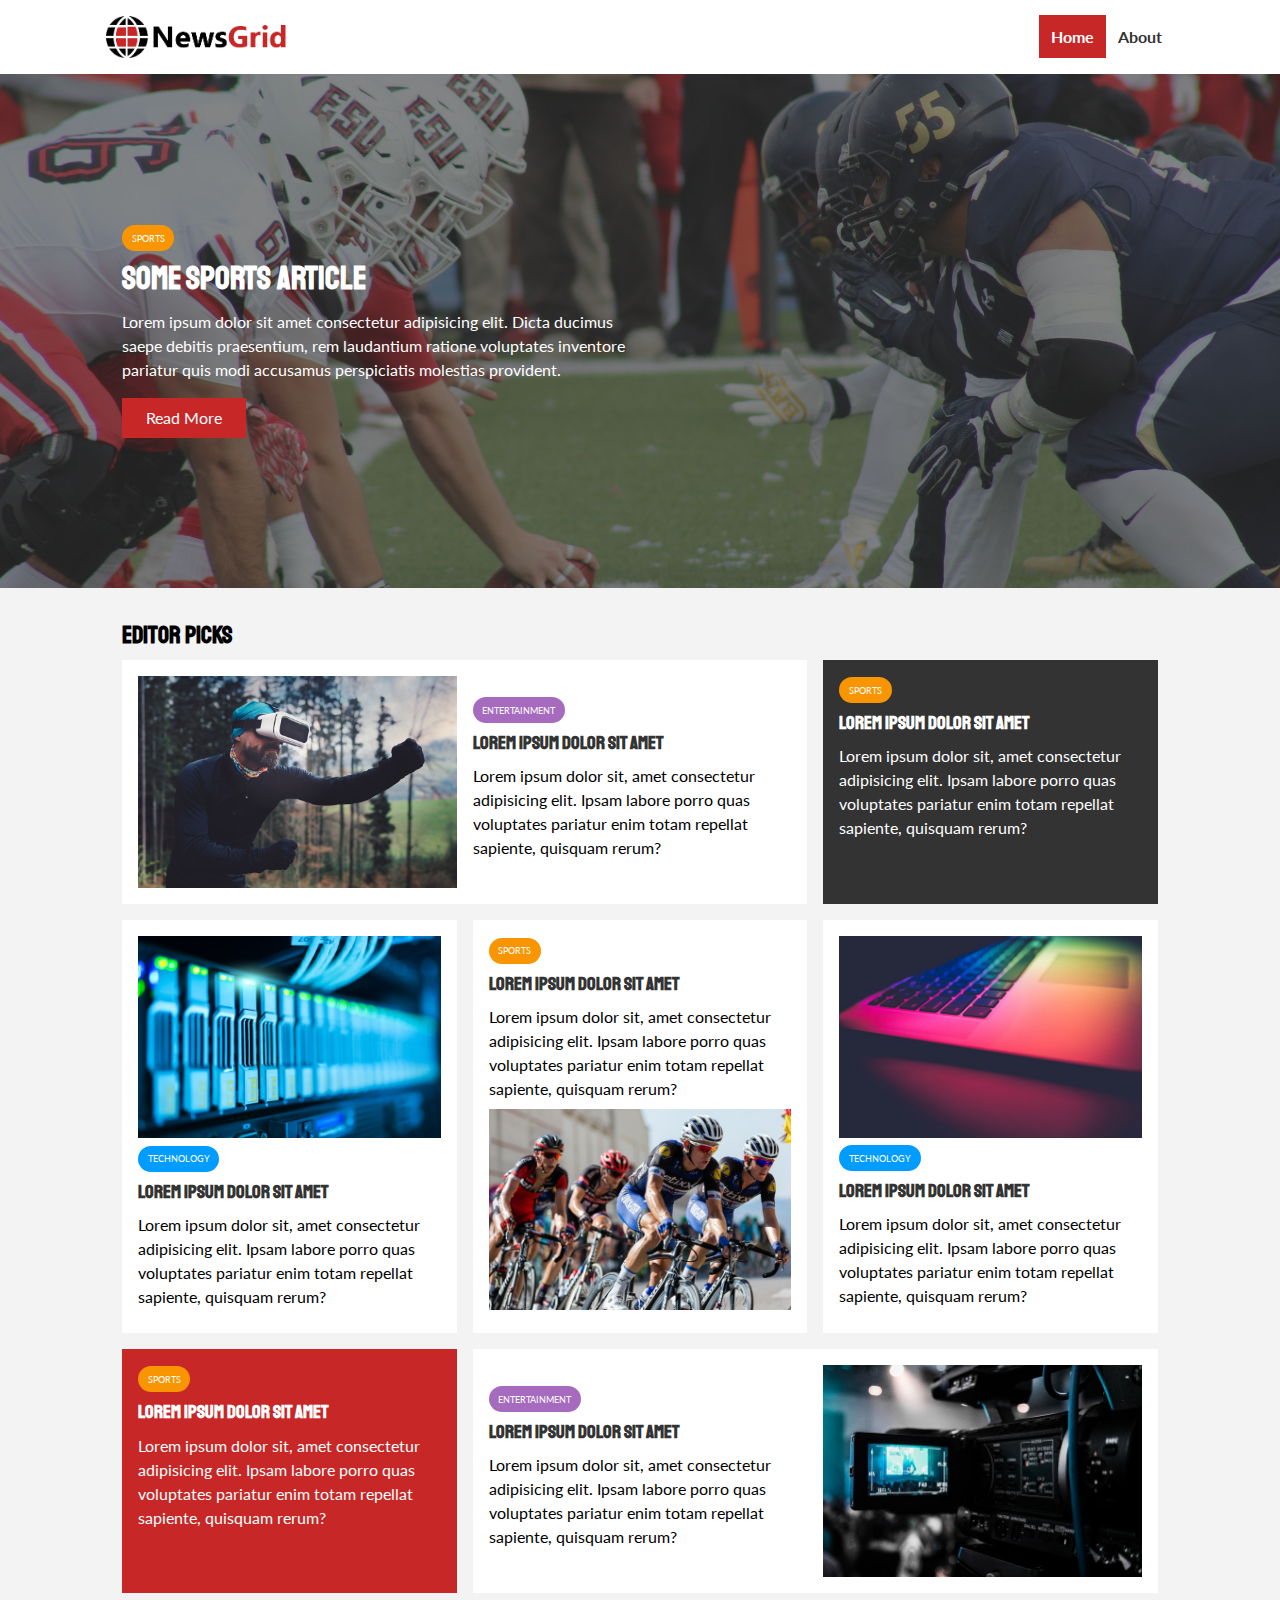
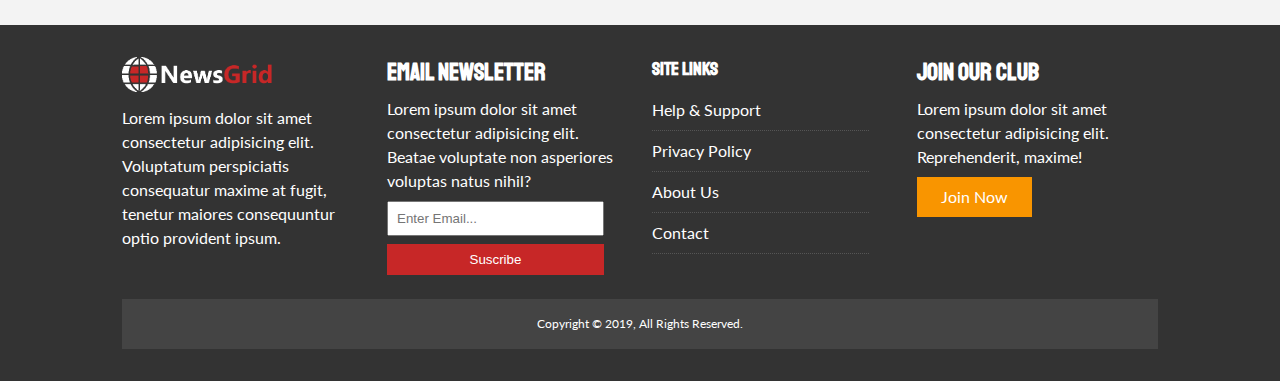
<file: index.html>
<!DOCTYPE html>
<html lang="en">

<head>
  <meta charset="UTF-8">
  <meta name="viewport" content="width=device-width, initial-scale=1.0">
  <meta http-equiv="X-UA-Compatible" content="ie=edge">
  <link rel="stylesheet" href="https://cdnjs.cloudflare.com/ajax/libs/font-awesome/5.9.0/css/all.css"
    integrity="sha256-PF6MatZtiJ8/c9O9HQ8uSUXr++R9KBYu4gbNG5511WE=" crossorigin="anonymous" />
  <link href="https://fonts.googleapis.com/css?family=Lato|Staatliches&display=swap" rel="stylesheet">
  <link rel="stylesheet" href="css/style.css">
  <link rel="stylesheet" media="screen and (max-width:768px)" href="css/mobile.css">
  <link rel="shortcut icon" href="favicon.ico" type="image/x-icon">
  <title>NewsGrid | Latest News</title>
</head>

<body>
  <nav id="main-nav">
    <div class="container">
      <img src="img/logo.png" alt="NewsGrid" class="logo">
      <div class="social">
        <a href="https://facebook.com" target="_blank"><i class="fab fa-facebook fa-2x"></i></a>
        <a href="https://twitter.com" target="_blank"><i class="fab fa-twitter fa-2x"></i></a>
        <a href="https://instagram.com" target="_blank"><i class="fab fa-instagram fa-2x"></i></a>
        <a href="https://youtube.com" target="_blank"><i class="fab fa-youtube fa-2x"></i></a>
      </div>
      <ul>
        <li><a class="current" href="index.html">Home</a></li>
        <li><a href="about.html">About</a></li>
      </ul>
    </div>
  </nav>

  <!-- Showcase -->
  <header id="showcase">
    <div class="container">
      <div class="showcase-container">
        <div class="showcase-content">
          <div class="category category-sports">Sports</div>
          <h1>Some Sports Article</h1>
          <p>Lorem ipsum dolor sit amet consectetur adipisicing elit. Dicta ducimus saepe debitis praesentium, rem
            laudantium ratione voluptates inventore pariatur quis modi accusamus perspiciatis molestias provident.</p>
          <a href="article.html" class="btn btn-primary">Read More</a>
        </div>
      </div>
  </header>
  <!-- Home Articles -->
  <section id="home-articles" class="py-2">
    <div class="container">
      <h2>Editor Picks</h2>
      <div class="articles-container">
        <article class="card">
          <img src="img/articles/ent1.jpg" alt="">
          <div>
            <div class="category category-ent">Entertainment</div>
            <h3><a href="article.html">Lorem ipsum dolor sit amet</a></h3>
            <p>Lorem ipsum dolor sit, amet consectetur adipisicing elit. Ipsam labore porro quas voluptates pariatur
              enim totam repellat sapiente, quisquam rerum?</p>
          </div>
        </article>
        <article class="card bg-dark">
          <div class="category category-sports">Sports</div>
          <h3><a href="article.html">Lorem ipsum dolor sit amet</a></h3>
          <p>Lorem ipsum dolor sit, amet consectetur adipisicing elit. Ipsam labore porro quas voluptates pariatur
            enim totam repellat sapiente, quisquam rerum?</p>
        </article>
        <article class="card">
          <img src="img/articles/tech1.jpg" alt="">
          <div class="category category-tech">Technology</div>
          <h3><a href="article.html">Lorem ipsum dolor sit amet</a></h3>
          <p>Lorem ipsum dolor sit, amet consectetur adipisicing elit. Ipsam labore porro quas voluptates pariatur
            enim totam repellat sapiente, quisquam rerum?</p>
        </article>
        <article class="card">
          <div class="category category-sports">Sports</div>
          <h3><a href="article.html">Lorem ipsum dolor sit amet</a></h3>
          <p>Lorem ipsum dolor sit, amet consectetur adipisicing elit. Ipsam labore porro quas voluptates pariatur
            enim totam repellat sapiente, quisquam rerum?</p>
          <img src="img/articles/sports1.jpg" alt="">
        </article>
        <article class="card">
          <img src="img/articles/tech2.jpg" alt="">
          <div class="category category-tech">Technology</div>
          <h3><a href="article.html">Lorem ipsum dolor sit amet</a></h3>
          <p>Lorem ipsum dolor sit, amet consectetur adipisicing elit. Ipsam labore porro quas voluptates pariatur
            enim totam repellat sapiente, quisquam rerum?</p>
        </article>
        <article class="card bg-primary">
          <div class="category category-sports">Sports</div>
          <h3><a href="article.html">Lorem ipsum dolor sit amet</a></h3>
          <p>Lorem ipsum dolor sit, amet consectetur adipisicing elit. Ipsam labore porro quas voluptates pariatur
            enim totam repellat sapiente, quisquam rerum?</p>
        </article>
        <article class="card">
          <div>
            <div class="category category-ent">Entertainment</div>
            <h3><a href="article.html">Lorem ipsum dolor sit amet</a></h3>
            <p>Lorem ipsum dolor sit, amet consectetur adipisicing elit. Ipsam labore porro quas voluptates pariatur
              enim totam repellat sapiente, quisquam rerum?</p>
          </div>
          <img src="img/articles/ent2.jpg" alt="">
        </article>
      </div>
    </div>
  </section>

  <!--Footer  -->
  <footer id="main-footer" class="py-2">
    <div class="container footer-container">
      <div>
        <img src="img/logo_light.png" alt="NewsGrid">
        <p>Lorem ipsum dolor sit amet consectetur adipisicing elit. Voluptatum perspiciatis consequatur maxime at fugit, tenetur maiores consequuntur optio provident ipsum.</p>
      </div>
      <div>
        <h2>Email Newsletter</h2>
        <p>Lorem ipsum dolor sit amet consectetur adipisicing elit. Beatae voluptate non asperiores voluptas natus nihil?</p>
        <form name="contact" method="POST" data-netlify="true">
          <input type="email" name="email"placeholder="Enter Email...">
          <input type="submit" value="Suscribe" class="btn btn-primary">
        </form>
      </div>
      <div>
        <h3>Site Links</h3>
        <ul class="list">
          <li><a href="#">Help & Support</a></li>
          <li><a href="#">Privacy Policy</a></li>
          <li><a href="#">About Us</a></li>
          <li><a href="#">Contact</a></li>
        </ul>
      </div>
      <div>
        <h2>Join Our Club</h2>
        <p>Lorem ipsum dolor sit amet consectetur adipisicing elit. Reprehenderit, maxime!</p>
        <a href="#" class="btn btn-secondary">Join Now</a>
      </div>
      <div>
        <p>
          Copyright &copy; 2019, All Rights Reserved.
        </p>
      </div>
    </div>
  </footer>
</body>

</html>
</file>
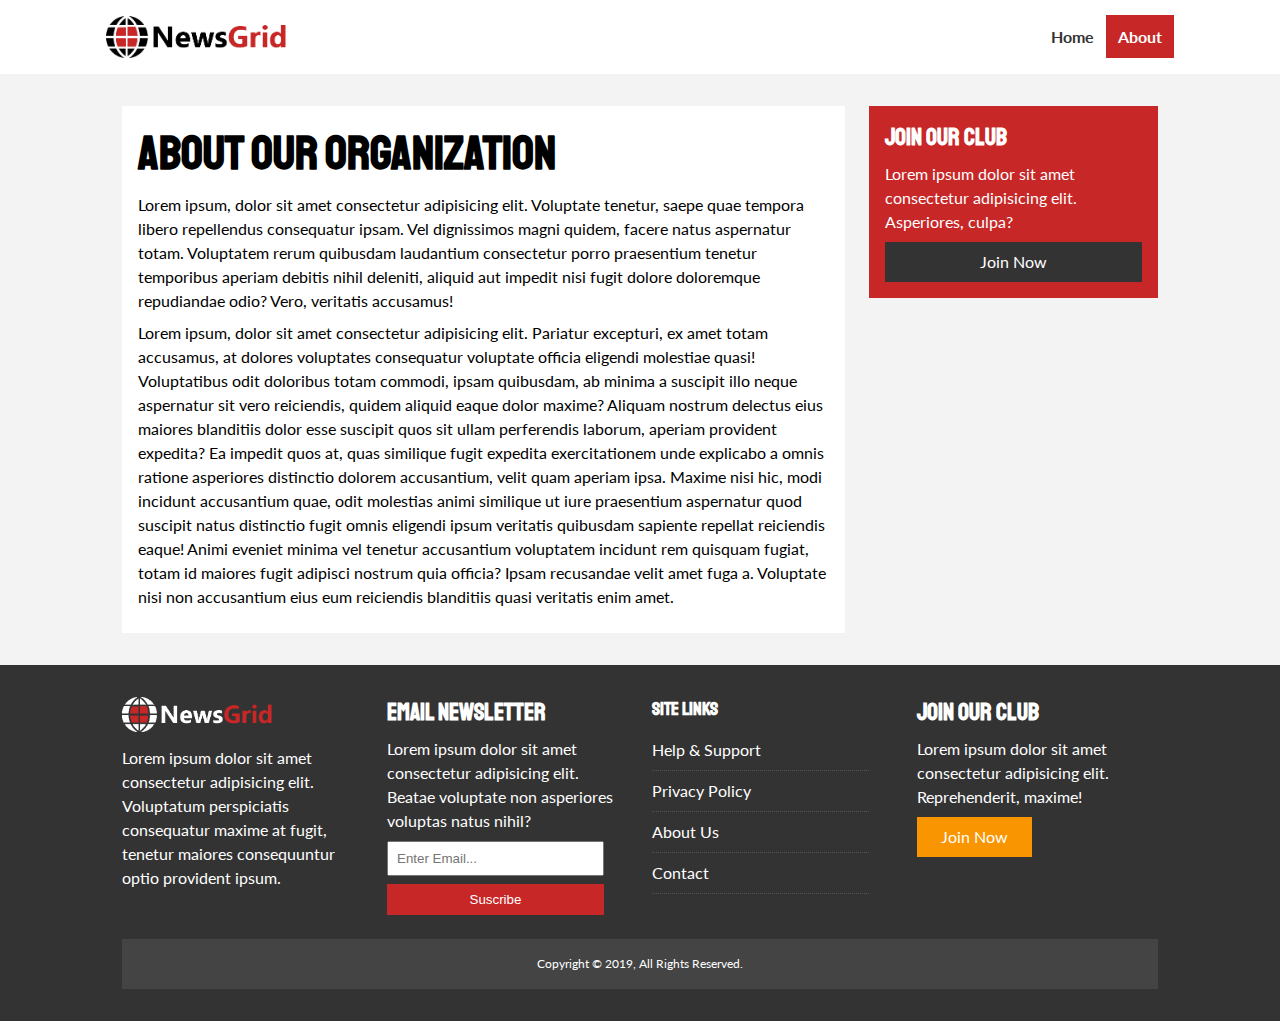
<file: about.html>
<!DOCTYPE html>
<html lang="en">

<head>
  <meta charset="UTF-8">
  <meta name="viewport" content="width=device-width, initial-scale=1.0">
  <meta http-equiv="X-UA-Compatible" content="ie=edge">
  <link rel="stylesheet" href="https://cdnjs.cloudflare.com/ajax/libs/font-awesome/5.9.0/css/all.css"
    integrity="sha256-PF6MatZtiJ8/c9O9HQ8uSUXr++R9KBYu4gbNG5511WE=" crossorigin="anonymous" />
  <link href="https://fonts.googleapis.com/css?family=Lato|Staatliches&display=swap" rel="stylesheet">
  <link rel="stylesheet" href="css/style.css">
  <link rel="stylesheet" media="screen and (max-width:768px)" href="css/mobile.css">
  <link rel="shortcut icon" href="favicon.ico" type="image/x-icon">
  <title>NewsGrid | About</title>
</head>

<body>
  <nav id="main-nav">
    <div class="container">
      <img src="img/logo.png" alt="NewsGrid" class="logo">
      <div class="social">
        <a href="https://facebook.com" target="_blank"><i class="fab fa-facebook fa-2x"></i></a>
        <a href="https://twitter.com" target="_blank"><i class="fab fa-twitter fa-2x"></i></a>
        <a href="https://instagram.com" target="_blank"><i class="fab fa-instagram fa-2x"></i></a>
        <a href="https://youtube.com" target="_blank"><i class="fab fa-youtube fa-2x"></i></a>
      </div>
      <ul>
        <li><a href="index.html">Home</a></li>
        <li><a class="current" href="about.html">About</a></li>
      </ul>
    </div>
  </nav>
  <section id="about">
    <div class="container">
      <div class="page-container">
        <article class="card">
          <h1 class="l-heading">About Our Organization</h1>
          <p>Lorem ipsum, dolor sit amet consectetur adipisicing elit. Voluptate tenetur, saepe quae tempora libero repellendus consequatur ipsam. Vel dignissimos magni quidem, facere natus aspernatur totam. Voluptatem rerum quibusdam laudantium consectetur porro praesentium tenetur temporibus aperiam debitis nihil deleniti, aliquid aut impedit nisi fugit dolore doloremque repudiandae odio? Vero, veritatis accusamus!</p>
          <p>Lorem ipsum, dolor sit amet consectetur adipisicing elit. Pariatur excepturi, ex amet totam accusamus, at dolores voluptates consequatur voluptate officia eligendi molestiae quasi! Voluptatibus odit doloribus totam commodi, ipsam quibusdam, ab minima a suscipit illo neque aspernatur sit vero reiciendis, quidem aliquid eaque dolor maxime? Aliquam nostrum delectus eius maiores blanditiis dolor esse suscipit quos sit ullam perferendis laborum, aperiam provident expedita? Ea impedit quos at, quas similique fugit expedita exercitationem unde explicabo a omnis ratione asperiores distinctio dolorem accusantium, velit quam aperiam ipsa. Maxime nisi hic, modi incidunt accusantium quae, odit molestias animi similique ut iure praesentium aspernatur quod suscipit natus distinctio fugit omnis eligendi ipsum veritatis quibusdam sapiente repellat reiciendis eaque! Animi eveniet minima vel tenetur accusantium voluptatem incidunt rem quisquam fugiat, totam id maiores fugit adipisci nostrum quia officia? Ipsam recusandae velit amet fuga a. Voluptate nisi non accusantium eius eum reiciendis blanditiis quasi veritatis enim amet.</p>
        </article>
        <aside class="card bg-primary">
          <h2>Join Our Club</h2>
          <p>Lorem ipsum dolor sit amet consectetur adipisicing elit. Asperiores, culpa?</p>
          <a href="#" class="btn btn-dark btn-block">Join Now</a>
        </aside>
      </div>
    </div>
  </section>

  <!--Footer  -->
  <footer id="main-footer" class="py-2">
    <div class="container footer-container">
      <div>
        <img src="img/logo_light.png" alt="NewsGrid">
        <p>Lorem ipsum dolor sit amet consectetur adipisicing elit. Voluptatum perspiciatis consequatur maxime at fugit, tenetur maiores consequuntur optio provident ipsum.</p>
      </div>
      <div>
        <h2>Email Newsletter</h2>
        <p>Lorem ipsum dolor sit amet consectetur adipisicing elit. Beatae voluptate non asperiores voluptas natus nihil?</p>
        <form name="contact" method="POST" data-netlify="true">
          <input type="email" name="email"placeholder="Enter Email...">
          <input type="submit" value="Suscribe" class="btn btn-primary">
        </form>
      </div>
      <div>
        <h3>Site Links</h3>
        <ul class="list">
          <li><a href="#">Help & Support</a></li>
          <li><a href="#">Privacy Policy</a></li>
          <li><a href="#">About Us</a></li>
          <li><a href="#">Contact</a></li>
        </ul>
      </div>
      <div>
        <h2>Join Our Club</h2>
        <p>Lorem ipsum dolor sit amet consectetur adipisicing elit. Reprehenderit, maxime!</p>
        <a href="#" class="btn btn-secondary">Join Now</a>
      </div>
      <div>
        <p>
          Copyright &copy; 2019, All Rights Reserved.
        </p>
      </div>
    </div>
  </footer>
</body>

</html>
</file>
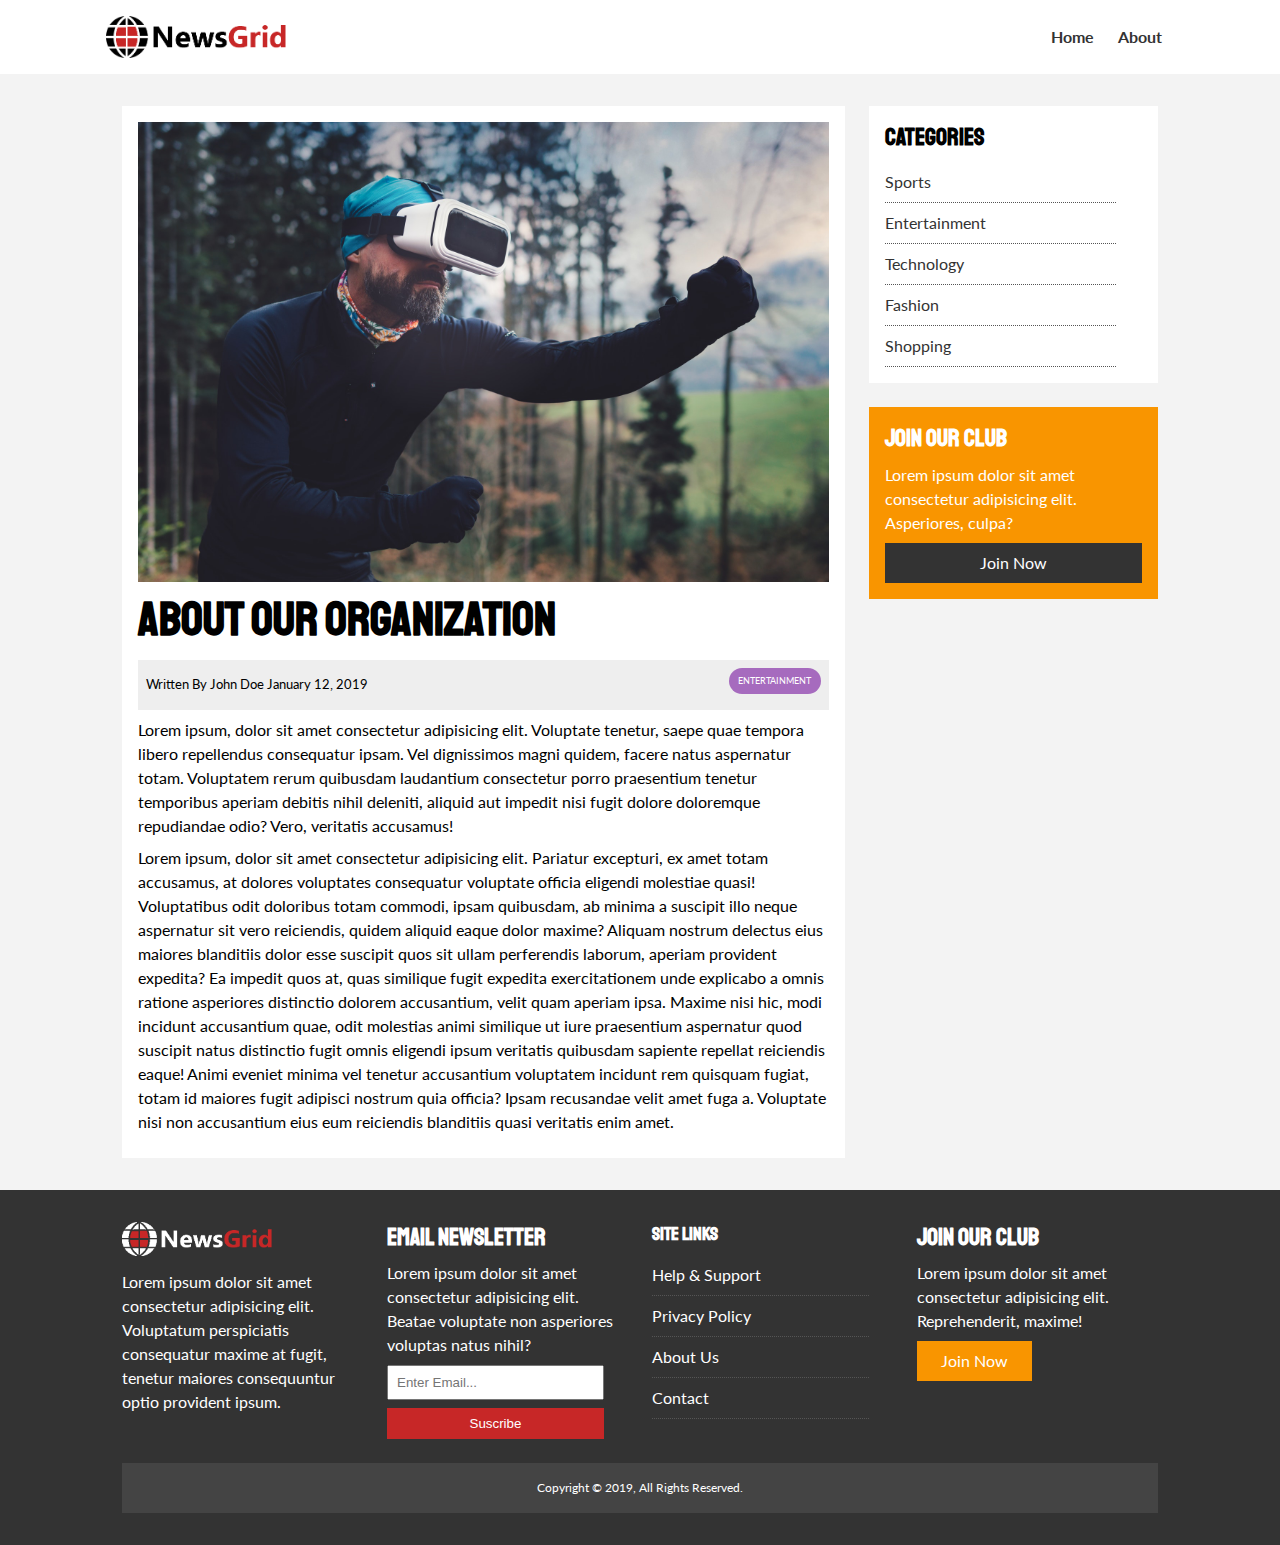
<file: article.html>
<!DOCTYPE html>
<html lang="en">

<head>
  <meta charset="UTF-8">
  <meta name="viewport" content="width=device-width, initial-scale=1.0">
  <meta http-equiv="X-UA-Compatible" content="ie=edge">
  <link rel="stylesheet" href="https://cdnjs.cloudflare.com/ajax/libs/font-awesome/5.9.0/css/all.css"
    integrity="sha256-PF6MatZtiJ8/c9O9HQ8uSUXr++R9KBYu4gbNG5511WE=" crossorigin="anonymous" />
  <link href="https://fonts.googleapis.com/css?family=Lato|Staatliches&display=swap" rel="stylesheet">
  <link rel="stylesheet" href="css/style.css">
  <link rel="stylesheet" media="screen and (max-width:768px)" href="css/mobile.css">
  <link rel="shortcut icon" href="favicon.ico" type="image/x-icon">
  <title>NewsGrid | Latest News </title>
</head>

<body>
  <nav id="main-nav">
    <div class="container">
      <img src="img/logo.png" alt="NewsGrid" class="logo">
      <div class="social">
        <a href="https://facebook.com" target="_blank"><i class="fab fa-facebook fa-2x"></i></a>
        <a href="https://twitter.com" target="_blank"><i class="fab fa-twitter fa-2x"></i></a>
        <a href="https://instagram.com" target="_blank"><i class="fab fa-instagram fa-2x"></i></a>
        <a href="https://youtube.com" target="_blank"><i class="fab fa-youtube fa-2x"></i></a>
      </div>
      <ul>
        <li><a href="index.html">Home</a></li>
        <li><a href="about.html">About</a></li>
      </ul>
    </div>
  </nav>
  <section id="article">
    <div class="container">
      <div class="page-container">
        <article class="card">
          <img src="img/articles/ent1.jpg" alt="">
          <h1 class="l-heading">About Our Organization</h1>
          <div class="meta">
            <small>
              <i class="fas fa-user"></i> Written By John Doe January 12, 2019
            </small>
            <div class="category category-ent">Entertainment</div>
          </div>
          <p>Lorem ipsum, dolor sit amet consectetur adipisicing elit. Voluptate tenetur, saepe quae tempora libero repellendus consequatur ipsam. Vel dignissimos magni quidem, facere natus aspernatur totam. Voluptatem rerum quibusdam laudantium consectetur porro praesentium tenetur temporibus aperiam debitis nihil deleniti, aliquid aut impedit nisi fugit dolore doloremque repudiandae odio? Vero, veritatis accusamus!</p>
          <p>Lorem ipsum, dolor sit amet consectetur adipisicing elit. Pariatur excepturi, ex amet totam accusamus, at dolores voluptates consequatur voluptate officia eligendi molestiae quasi! Voluptatibus odit doloribus totam commodi, ipsam quibusdam, ab minima a suscipit illo neque aspernatur sit vero reiciendis, quidem aliquid eaque dolor maxime? Aliquam nostrum delectus eius maiores blanditiis dolor esse suscipit quos sit ullam perferendis laborum, aperiam provident expedita? Ea impedit quos at, quas similique fugit expedita exercitationem unde explicabo a omnis ratione asperiores distinctio dolorem accusantium, velit quam aperiam ipsa. Maxime nisi hic, modi incidunt accusantium quae, odit molestias animi similique ut iure praesentium aspernatur quod suscipit natus distinctio fugit omnis eligendi ipsum veritatis quibusdam sapiente repellat reiciendis eaque! Animi eveniet minima vel tenetur accusantium voluptatem incidunt rem quisquam fugiat, totam id maiores fugit adipisci nostrum quia officia? Ipsam recusandae velit amet fuga a. Voluptate nisi non accusantium eius eum reiciendis blanditiis quasi veritatis enim amet.</p>
        </article>
        <aside id="categories" class="card">
          <h2>Categories</h2>
          <ul class="list">
            <li><a href="#"><i class="fas fa-chevron-right"></i>Sports</a></li>
            <li><a href="#"><i class="fas fa-chevron-right"></i>Entertainment</a></li>
            <li><a href="#"><i class="fas fa-chevron-right"></i>Technology</a></li>
            <li><a href="#"><i class="fas fa-chevron-right"></i>Fashion</a></li>
            <li><a href="#"><i class="fas fa-chevron-right"></i>Shopping</a></li>
          </ul>
        </aside>

        <aside class="card bg-secondary">
          <h2>Join Our Club</h2>
          <p>Lorem ipsum dolor sit amet consectetur adipisicing elit. Asperiores, culpa?</p>
          <a href="#" class="btn btn-dark btn-block">Join Now</a>
        </aside>
      </div>
    </div>
  </section>

  <!--Footer  -->
  <footer id="main-footer" class="py-2">
    <div class="container footer-container">
      <div>
        <img src="img/logo_light.png" alt="NewsGrid">
        <p>Lorem ipsum dolor sit amet consectetur adipisicing elit. Voluptatum perspiciatis consequatur maxime at fugit, tenetur maiores consequuntur optio provident ipsum.</p>
      </div>
      <div>
        <h2>Email Newsletter</h2>
        <p>Lorem ipsum dolor sit amet consectetur adipisicing elit. Beatae voluptate non asperiores voluptas natus nihil?</p>
        <form name="contact" method="POST" data-netlify="true">
          <input type="email" name="email"placeholder="Enter Email...">
          <input type="submit" value="Suscribe" class="btn btn-primary">
        </form>
      </div>
      <div>
        <h3>Site Links</h3>
        <ul class="list">
          <li><a href="#">Help & Support</a></li>
          <li><a href="#">Privacy Policy</a></li>
          <li><a href="#">About Us</a></li>
          <li><a href="#">Contact</a></li>
        </ul>
      </div>
      <div>
        <h2>Join Our Club</h2>
        <p>Lorem ipsum dolor sit amet consectetur adipisicing elit. Reprehenderit, maxime!</p>
        <a href="#" class="btn btn-secondary">Join Now</a>
      </div>
      <div>
        <p>
          Copyright &copy; 2019, All Rights Reserved.
        </p>
      </div>
    </div>
  </footer>
</body>

</html>
</file>
<file: css/style.css>
:root {
  --primary-color: #c72727;
  --secondary-color: #f99500;
  --light-color: #f3f3f3;
  --dark-color: #333;
  --max-width: 1100px;
}

.category {
  --sports-color: #f99500;
  --ent-color: #a66bbe;
  --tech-color: #009cff;
}

* {
  margin: 0;
  padding: 0;
  box-sizing: border-box;
}

body {
  font-family: 'Lato', sans-serif;
  line-height: 1.5;
  background: var(--light-color);
}

a {
  color: #333;
  text-decoration: none;
}

ul {
  list-style: none;
}

p{
  margin: .5rem 0;
}

img {
  width: 100%;
}

h1,
h2,
h3,
h4,
h5,
h6 {
  font-family: 'Staatliches', cursive;
  margin-bottom: 0.55rem;
  line-height: 1.3;
}

/*Utility Classs*/
.category {
  display: inline-block;
  color: #fff;
  font-size: 0.55rem;
  text-transform: uppercase;
  padding: 0.4rem 0.6rem;
  border-radius: 15px;
  margin-bottom: 0.5rem;
}

.category-sports {
  background: var(--sports-color);
}

.category-ent {
  background: var(--ent-color);
}

.category-tech {
  background: var(--tech-color);
}

.btn {
  display: inline-block;
  border: none;
  background: var(--dark-color);
  color: #fff;
  padding: 0.5rem 1.5rem;
}

.btn-light {
  background: var(--light-color)
}

.btn-primary {
  background: var(--primary-color)
}

.btn-secondary {
  background: var(--secondary-color)
}

.btn:hover {
  opacity: 0.9;
}

.btn-block {
  display: block;
  width: 100%;
  text-align: center;
}

.container {
  max-width: var(--max-width);
  margin: auto;
  padding: 0 2rem;
  overflow: hidden;
}

.card {
  background: #fff;
  padding: 1rem;
}

.bg-dark {
  background: var(--dark-color);
  color: #fff;
}

.bg-primary {
  background: var(--primary-color);
  color: #fff;
}

.bg-secondary {
  background: var(--secondary-color);
  color: #fff;
}

.bg-dark h1,
.bg-dark h2,
.bg-dark h3,
.bg-dark a,
.bg-primary h1,
.bg-primary h2,
.bg-primary h3,
.bg-primary a,
.bg-secondary h1,
.bg-secondary h2,
.bg-secondary h3,
.bg-secondary a{
  color: #fff;
}
/*Padding classes*/
.py-1 {padding: 1.5rem 0}
.py-2 {padding: 2rem 0}
.py-3 {padding: 3rem 0}
.p-1 {padding: 1.5rem}
.p-2 {padding: 2rem}
.p-3 {padding: 3rem}

/*l-heading*/
.l-heading{
  font-size: 3rem;
}

.list li {
  padding: .5rem 0;
  border-bottom: #555 dotted 1px;
  width: 90%;
}

.list li a:hover {
  color: var(--primary-color) !important;
}
/*Inner Page GRID container*/
.page-container {
  display: grid;
  grid-template-columns: 5fr 2fr;
  margin: 2rem 0;
  grid-gap: 1.5rem;
}

.page-container>*:first-child{
  grid-row: 1 / span 3
}

/* Navigation*/
#main-nav {
  background: #fff;
  position: sticky;
  top: 0;
  z-index: 2;
}

#main-nav .container {
  display: grid;
  grid-template-columns: 6fr 3fr 2fr;
  padding: 1rem;
  align-items: center;
}

#main-nav .logo {
  width: 180px;
}

#main-nav ul {
  justify-self: end;
  display: flex;
}

#main-nav ul li a {
  padding: 0.75rem;
  font-weight: bold;
}

#main-nav ul li a.current {
  background: var(--primary-color);
  color: #fff;
}

#main-nav ul li a:hover {
  background: var(--light-color);
  color: var(--dark-color);
}

#main-nav .social {
  justify-self: center;
}

#main-nav .social i {
  color: #777;
  margin-right: 0.5rem;
}

/*Showcase*/
#showcase {
  color: #fff;
  background: #333;
  padding: 2rem;
  position: relative;
}

#showcase:before {
  content: '';
  background: url('../img/featured.jpg') no-repeat center center/cover;
  position: absolute;
  top: 0;
  left: 0;
  width: 100%;
  height: 100%;
  opacity: 0.4;
}

#showcase .showcase-container {
  display: grid;
  grid-template-columns: repeat(2, 1fr);
  justify-content: center;
  align-items: center;
  height: 50vh;
}

#showcase .showcase-content {
  z-index: 1;
}

#showcase .showcase-content p {
  margin-bottom: 1rem;
}

/*Home Articles*/
#home-articles .articles-container {
  display: grid;
  grid-template-columns: repeat(3, 1fr);
  grid-gap: 1rem;
}

#home-articles .articles-container>*:first-child,
#home-articles .articles-container>*:last-child {
  display: grid;
  grid-template-columns: repeat(2, 1fr);
  grid-gap: 1rem;
  align-items: center;
  grid-column: 1/ span 2;
}

#home-articles .articles-container>*:last-child {
  grid-column: 2 / span 2;
}

#article .meta{
  display: flex;
  justify-content: space-between;
  align-items: center;
  background: #eee;
  padding: 0.5rem
}

/*Footer*/
#main-footer {
  background: var(--dark-color);
  color: #fff;
}

#main-footer img{
  width: 150px;
}

#main-footer a{
  color: #fff;
}

#main-footer .footer-container {
  display: grid;
  grid-template-columns: repeat(4,1fr);
  grid-gap: 1.5rem;
}

#main-footer .footer-container > *:last-child{
  background: #444;
  grid-column: 1 / span 4;
  padding: .5rem;
  text-align: center;
  font-size: 0.75rem;
}

#main-footer .footer-container input[type='email']{
  width:90%;
  padding: 0.5rem;
  margin-bottom: 0.5rem;
}

#main-footer .footer-container input[type='submit']{
  width: 90%;
}
</file>
<file: css/mobile.css>
/*Navigation*/

#main-nav .social{
  display:none;
}

#main-nav .container {
  grid-template-columns:1fr;
  grid-gap: 1.2rem;
}

#main-nav ul,
#main-nav .logo{
  justify-self: center;
}

#main-nav ul li a {
  padding: 0.50rem;
}

#home-articles .articles-container{
  grid-template-columns: repeat(2,1fr);
}

#home-articles .articles-container > *:first-child,
#home-articles .articles-container > *:last-child{
  grid-template-columns: 1fr;
  grid-column: 1;
}

/*smarthphones*/

@media(max-width:600px){
  /*Strack Grid Items*/
  #showcase .showcase-container,#home-articles .articles-container,#main-footer .footer-container{
    grid-template-columns: 1fr;
  }
  
  #main-footer .footer-container>*:last-child{
    grid-column: 1;
  }

  #main-footer .footer-container > *:first-child{
    border-bottom: #444 dotted 1px;
    padding-bottom: 1rem;
  }
 
  .page-container{
    grid-template-columns: 1fr;
    text-align: center;
  }
  .page-container> *:first-child{
    grid-row: 1;
  }
  .l-heading{
    font-size :2rem;
  }
}
</file>
